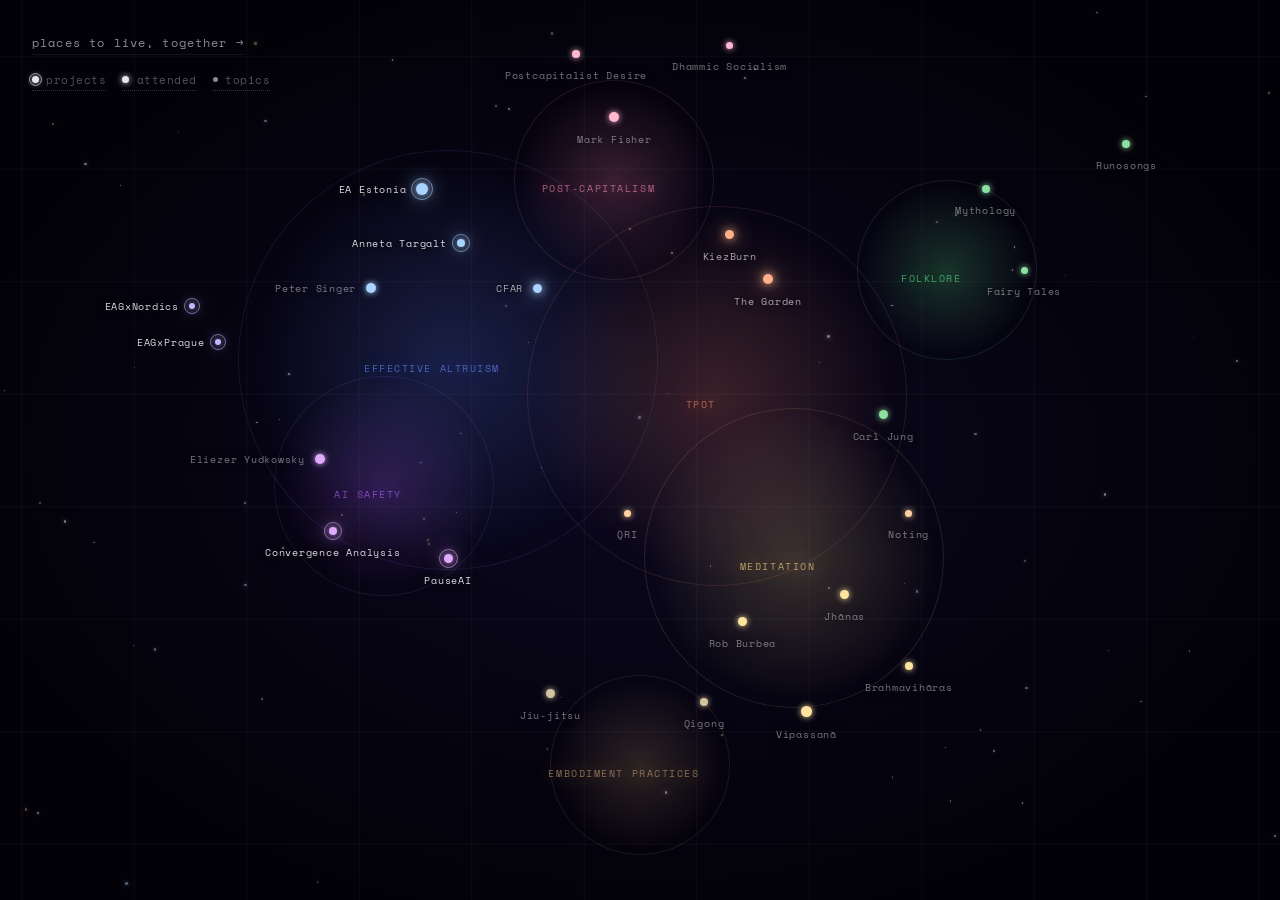
<file: index.html>
<!DOCTYPE html>
<html lang="en">
<head>
    <meta charset="UTF-8">
    <meta name="viewport" content="width=device-width, initial-scale=1.0">
    <meta name="robots" content="noindex, nofollow">
    <title></title>
    <link rel="icon" type="image/svg+xml" href="favicon.svg">
    <link rel="preconnect" href="https://fonts.googleapis.com">
    <link rel="preconnect" href="https://fonts.gstatic.com" crossorigin>
    <link href="https://fonts.googleapis.com/css2?family=Cormorant+Garamond:ital,wght@0,300;0,400;1,300;1,400&family=Space+Mono:wght@400;700&display=swap" rel="stylesheet">
    <link rel="stylesheet" href="styles.css">
</head>
<body>
    <!-- Ambient floating particles -->
    <div id="particles"></div>
    
    <!-- Main space canvas -->
    <div id="universe">
        <!-- Gas clouds layer -->
        <div id="clouds-layer"></div>
        
        <!-- Stars layer -->
        <div id="stars-layer"></div>
        
        <!-- Falling stars layer -->
        <div id="falling-stars-layer"></div>
        
        <!-- Curiosity background layer -->
        <div id="curiosity-background-layer"></div>
    </div>
    
    <!-- Way to the co-living map -->
    <nav class="site-nav">
        <a href="coliving/">places to live, together →</a>
        <div class="star-key" aria-label="Kinds of stars">
            <button type="button" data-kind="project" aria-pressed="false"><span class="key-dot key-project"></span>projects</button>
            <button type="button" data-kind="attended" aria-pressed="false"><span class="key-dot key-attended"></span>attended</button>
            <button type="button" data-kind="topic" aria-pressed="false"><span class="key-dot key-topic"></span>topics</button>
        </div>
    </nav>

    <!-- Curiosity toggle -->
    <button id="curiosity-toggle" aria-label="Toggle curiosity layer">
        <span class="toggle-icon">◐</span>
        <span class="toggle-text">curiosity</span>
    </button>
    
    <!-- Tips/Hints button -->
    <button id="tips-toggle" aria-label="Show tips and hints">
        <span class="tips-text">?</span>
    </button>
    
    <!-- Tutorial overlay -->
    <div id="tutorial-overlay" class="tutorial-overlay" aria-hidden="true">
        <div class="tutorial-backdrop"></div>
        <div class="tutorial-content">
            <div class="tutorial-step"></div>
            <div class="tutorial-navigation">
                <button class="tutorial-prev" style="display: none;">←</button>
                <span class="tutorial-counter"></span>
                <button class="tutorial-next">→</button>
                <button class="tutorial-close">×</button>
            </div>
        </div>
    </div>
    
    <!-- Star popup modal -->
    <div id="star-modal" class="modal" aria-hidden="true">
        <div class="modal-backdrop"></div>
        <div class="modal-content">
            <button class="modal-close" aria-label="Close">×</button>
            <div class="modal-header">
                <h2 class="modal-title"></h2>
                <span class="modal-type"></span>
            </div>
            <div class="modal-body">
                <div class="modal-image-container"></div>
                <div class="modal-description"></div>
                <div class="modal-links"></div>
            </div>
        </div>
    </div>
    
    <!-- Falling star message popup -->
    <div id="falling-star-modal" class="modal falling-modal" aria-hidden="true">
        <div class="modal-backdrop"></div>
        <div class="modal-content">
            <div class="falling-timer"></div>
            <div class="falling-text"></div>
            <button class="falling-translate-btn" style="display: none;">en</button>
        </div>
    </div>

    <!-- Black Hole Portal -->
    <div id="black-hole-portal" class="black-hole-portal" aria-hidden="true">
        <div class="portal-interior">
            <div class="tesseract-grid">
                <div class="grid-ring ring-1"></div>
                <div class="grid-ring ring-2"></div>
                <div class="grid-ring ring-3"></div>
                <div class="grid-ring ring-4"></div>
                <div class="grid-ring ring-5"></div>
            </div>
            <div class="manifesto-scroll" id="manifesto-scroll">
                <div class="manifesto-spacer"></div>
                <div class="manifesto-content">
                    <p class="manifesto-subtitle">Personal Mission Statement</p>

                    <h2 class="manifesto-section">I</h2>
                    <h3 class="manifesto-heading">the world could be more sane</h3>
                    <p>Let's assume we want to make the world better. We want to:</p>
                    <ul>
                        <li>increase individual well-being, and</li>
                        <li>reduce the emergence and existence of systemic global issues.</li>
                    </ul>
                    <p>You could approach it by tackling individual issues, like climate change. But what if we go one layer deeper. What if we attack the issue at the fundamental experience sense.</p>
                    <p>What there was a set of exercises that anyone can do, that reliably produces higher degrees of peacefulness, baseline levels of well-being, and selfless compassion.</p>
                    <p>I am talking about the path to &ldquo;enlightenment&rdquo;.</p>

                    <h2 class="manifesto-section">II</h2>
                    <h3 class="manifesto-heading">isn't that just a modern-day crusade?</h3>
                    <p>Meditation doesn't ask you to believe in anything. All you need to do is try it and see what happens. If it doesn't survive empirical scrutiny, drop it.</p>
                    <p>I look at meditation from a medical professional's perspective. They do not prescribe you medicine based on old texts from Aristotle. They give you something because it has survived rigorous analysis of cause and effect. And if that doesn't work for you, they give you something else.</p>
                    <p>That's how meditation should work.</p>

                    <h2 class="manifesto-section">III</h2>
                    <h3 class="manifesto-heading">what are we aiming towards?</h3>
                    <p>Not having achieved that myself, I still keep seeing similar experiences described at the end of different spiritual paths:</p>
                    <ul>
                        <li>Oneness, egolessness, &ldquo;being one with everything&rdquo;, an all-encompassing consciousness, emptiness, leading to a natural care for others, because there is no longer a distinction between You or Other.</li>
                        <li>Unconditional love, mettā, selfless compassion. One that gives and doesn't expect anything in return.</li>
                    </ul>

                    <h2 class="manifesto-section">IV</h2>
                    <h3 class="manifesto-heading">what if we were able to speedrun this at scale?</h3>
                    <p>Through a combination of phenomenological inquiry, neuroscience, modern tools and technology, could we improve upon the instructions of the ancient texts, and find a reliable, faster, scalable, self-propagating path towards insight?</p>
                    <p>Here, I already see good news: experience shows we don't have to take people the whole way. It is sufficient to take people just over the &ldquo;summit of the hill&rdquo;, so they start moving downhill themselves (with support and guidance available all the way through). And that in itself is a very achievable goal.</p>
                    <p>Taking this in mind, what if we had something...</p>
                    <ul class="manifesto-vision">
                        <li>...as scalable as the Goenka Vipassana retreats</li>
                        <li>...with the warmth and compassion of Theravadan retreats</li>
                        <li>...with no-bullshit non-dogmatic secular straight-to-the-point instructions</li>
                        <li>...enhanced by research like that done at the Qualia Research Institute</li>
                        <li>...with the same encouragement of experimentation as at the Jhourney retreat</li>
                    </ul>

                    <h2 class="manifesto-section">V</h2>
                    <h3 class="manifesto-heading">points of contention</h3>
                    <ul class="manifesto-contentions">
                        <li><strong>Meditation is not always pleasant.</strong> Daniel Ingram, among others, points out that the path towards enlightenment is not always pleasant, and may, at times, be markedly unpleasant. Here I merely wonder if there are ways of tackling the path that produce less side effects. Perhaps the Theravadan route of cultivating strong Jhanic practice before venturing into insight territory provides this resilience against weird and destabilizing insight experiences.</li>
                        <li><strong>What kind of enlightenment do we want?</strong> There seems to be two seemingly contradictory descriptions of enlightenment. One being <em>&ldquo;seen will be merely what is seen; the heard will be merely what is heard...&rdquo;</em>, and the other emphasizing <em>&ldquo;the removal of lust, the removal of hatred, the removal of delusion&rdquo;</em>. Are these two separate paths?</li>
                        <li><strong>Harmonious brains might not be enough.</strong> I am actually not at all convinced that even if everyone in the world reached &ldquo;the point of no return&rdquo; in meditation, we wouldn't have any problems. Especially knowing some problems persist even if nobody wants them to persist (think: Moloch).</li>
                        <li><strong>How feasible is this?</strong> I have actually no idea about the feasibility (or in fact safety; or, god forbid, long-term unpredictable effects) of getting most people in the world across the hill of meditative insight. And, like, do you know how many people are there in the world? At least thousands!</li>
                    </ul>
                </div>
                <div class="manifesto-spacer manifesto-spacer-end"></div>
            </div>
            <button class="portal-exit" id="portal-exit">return to the universe</button>
        </div>
    </div>

    <!-- Event horizon flash overlay -->
    <div id="event-horizon-flash"></div>

    <!-- Admin mode coordinate display -->
    <div id="admin-coords"></div>

    <!-- Portal audio -->
    <audio id="portal-audio" preload="none" src="Minecraft Soundtrack - The End (End).mp3"></audio>

    <script src="data.js"></script>
    <script src="main.js"></script>
</body>
</html>
</file>
<file: styles.css>
/* ═══════════════════════════════════════════════════════════════
   RCRD — A Personal Universe
   Space Theme with Gas Clouds, Stars & Falling Stars
   ═══════════════════════════════════════════════════════════════ */

:root {
    /* Deep space colors */
    --void: #030108;
    --void-lighter: #0a0614;
    --void-curiosity: #12101a;
    
    /* Nebula palette */
    --nebula-purple: rgba(138, 43, 226, 0.15);
    --nebula-pink: rgba(255, 20, 147, 0.12);
    --nebula-blue: rgba(65, 105, 225, 0.14);
    --nebula-teal: rgba(0, 206, 209, 0.12);
    --nebula-gold: rgba(255, 215, 0, 0.1);
    
    /* Star colors */
    --star-white: #fff9f0;
    --star-blue: #a8d4ff;
    --star-gold: #ffd89b;
    --star-pink: #ffb6c1;
    
    /* Accent glows */
    --glow-purple: rgba(167, 139, 250, 0.6);
    --glow-pink: rgba(244, 114, 182, 0.5);
    --glow-blue: rgba(96, 165, 250, 0.5);
    --glow-teal: rgba(45, 212, 191, 0.5);
    
    /* Shared with the co-living map */
    --text: #e8e4f0;
    --text-dim: rgba(232, 228, 240, 0.6);
    --text-faint: rgba(232, 228, 240, 0.35);
    --line: rgba(255, 255, 255, 0.08);
    --ocean: #0b0820;

    /* Typography */
    --font-display: 'Cormorant Garamond', Georgia, serif;
    --font-mono: 'Space Mono', monospace;
    
    /* Transitions */
    --transition-slow: 1.2s cubic-bezier(0.4, 0, 0.2, 1);
    --transition-medium: 0.6s cubic-bezier(0.4, 0, 0.2, 1);
    --transition-fast: 0.3s cubic-bezier(0.4, 0, 0.2, 1);
}

/* ═══════════════════════════════════════════════════════════════
   Reset & Base
   ═══════════════════════════════════════════════════════════════ */

*, *::before, *::after {
    margin: 0;
    padding: 0;
    box-sizing: border-box;
}

html, body {
    width: 100%;
    height: 100%;
    margin: 0;
    padding: 0;
}

body {
    background: var(--void);
    font-family: var(--font-display);
    color: var(--star-white);
    cursor: default;
    transition: background var(--transition-slow);
    overflow: hidden;
    min-width: 900px;
    min-height: 700px;
}

/* Mobile: fit viewport, no scrolling */
@media (max-width: 767px) {
    body {
        overflow: hidden;
        min-width: 0;
        min-height: 0;
    }

    #universe {
        min-width: 0;
        min-height: 0;
        max-width: none;
        max-height: none;
    }
}

/* Background: a dark chart with a faint graticule, like the co-living map */
body::before {
    content: '';
    position: fixed;
    inset: 0;
    background:
        linear-gradient(rgba(255, 255, 255, 0.035) 1px, transparent 1px) center / 100% 12.5vh,
        linear-gradient(90deg, rgba(255, 255, 255, 0.035) 1px, transparent 1px) center / 12.5vh 100%,
        radial-gradient(ellipse at 50% 50%, var(--ocean) 0%, var(--void) 75%);
    pointer-events: none;
    z-index: 0;
}

body.curiosity-mode {
    background: var(--void-curiosity);
}

/* Dimmed background overlay in curiosity mode */
body.curiosity-mode::before {
    opacity: 0.3;
}

body.curiosity-mode::after {
    content: '';
    position: fixed;
    top: 0;
    left: 0;
    width: 100%;
    height: 100%;
    background: radial-gradient(ellipse at center, rgba(3, 1, 8, 0.6) 0%, rgba(3, 1, 8, 0.9) 70%, rgba(3, 1, 8, 0.95) 100%);
    pointer-events: none;
    z-index: 1;
}

/* ═══════════════════════════════════════════════════════════════
   Ambient Particles — Floating lights in the void
   ═══════════════════════════════════════════════════════════════ */

#particles {
    position: fixed;
    top: 0;
    left: 0;
    width: 100%;
    height: 100%;
    pointer-events: none;
    z-index: 1;
    overflow: hidden;
}

.particle {
    position: absolute;
    border-radius: 50%;
    pointer-events: none;
    animation: subtle-twinkle ease-in-out infinite;
}

@keyframes subtle-twinkle {
    0%, 100% {
        opacity: var(--base-opacity, 0.5);
    }
    50% {
        opacity: calc(var(--base-opacity, 0.5) * 0.6);
    }
}

/* ═══════════════════════════════════════════════════════════════
   Universe Container
   ═══════════════════════════════════════════════════════════════ */

#universe {
    position: absolute;
    top: 0;
    left: 0;
    width: 100%;
    height: 100%;
    min-width: 900px;
    min-height: 700px;
    max-width: 1400px;
    max-height: 900px;
    z-index: 2;
    overflow: visible;
}

@media (max-width: 767px) {
    #universe {
        min-width: 0;
        min-height: 0;
        max-width: none;
        max-height: none;
    }
}

#clouds-layer,
#stars-layer,
#falling-stars-layer,
#curiosity-background-layer {
    position: absolute;
    top: 0;
    left: 0;
    width: 100%;
    height: 100%;
}

#clouds-layer {
    z-index: 1;
    pointer-events: none;
}

#stars-layer {
    z-index: 2;
    pointer-events: none;
}

#falling-stars-layer {
    z-index: 3;
    pointer-events: none;
}

#curiosity-background-layer {
    z-index: 0;
    pointer-events: none;
    opacity: 0;
    transition: opacity var(--transition-slow);
}

body.curiosity-mode #curiosity-background-layer {
    opacity: 1;
}

/* ═══════════════════════════════════════════════════════════════
   Gas Clouds — Translucent nebula clusters
   ═══════════════════════════════════════════════════════════════ */

.gas-cloud {
    position: absolute;
    border-radius: 50%;
    background: radial-gradient(circle at center,
        color-mix(in srgb, var(--cloud-color) 22%, transparent) 0%,
        color-mix(in srgb, var(--cloud-color) 8%, transparent) 45%,
        transparent 70%);
    border: 1px solid color-mix(in srgb, var(--cloud-color) 14%, transparent);
    opacity: 0.9;
    transition: opacity var(--transition-slow);
}

.cloud-label {
    position: absolute;
    font-family: var(--font-mono);
    font-size: 0.65rem;
    letter-spacing: 0.15em;
    text-transform: uppercase;
    white-space: nowrap;
    pointer-events: none;
    opacity: 0.8;
    transition: opacity var(--transition-fast), text-shadow var(--transition-fast);
    text-shadow: 
        0 0 20px currentColor,
        0 0 40px rgba(0, 0, 0, 0.9),
        0 0 60px rgba(0, 0, 0, 0.7);
    padding: 8px 16px;
    margin: -8px -16px;
}

.cloud-label.clickable {
    pointer-events: auto;
    cursor: pointer;
}

.cloud-label.clickable:hover {
    opacity: 1;
    text-shadow: 
        0 0 25px currentColor,
        0 0 50px currentColor,
        0 0 80px rgba(0, 0, 0, 0.9);
}

.gas-cloud:hover + .cloud-label,
.cloud-label:hover {
    opacity: 1;
}

/* Curiosity mode cloud styling */
body.curiosity-mode .gas-cloud {
    opacity: 0.2;
}

body.curiosity-mode .cloud-label {
    opacity: 0.2;
}

/* Brighter labels for TPOT, Meditation, Folklore in curiosity mode */
body.curiosity-mode .cloud-label.curiosity-highlight {
    opacity: 1;
}

/* ═══════════════════════════════════════════════════════════════
   Stars — Clickable celestial bodies
   ═══════════════════════════════════════════════════════════════ */

.star {
    position: absolute;
    cursor: default;
    pointer-events: none;
    z-index: 10;
}

.star-core {
    width: 100%;
    height: 100%;
    border-radius: 50%;
    background: var(--star-color, var(--star-white));
    box-shadow: 
        0 0 3px color-mix(in srgb, var(--star-color, var(--star-white)) 30%, transparent),
        0 0 6px color-mix(in srgb, var(--star-color, var(--star-white)) 20%, transparent);
    animation: star-twinkle var(--twinkle-duration, 3s) ease-in-out infinite;
    animation-delay: var(--twinkle-delay, 0s);
    pointer-events: auto;
    opacity: 0.25;
    transform: scale(0.6);
}

.star-core.clickable {
    position: relative;
    cursor: pointer;
    opacity: 1;
    transform: scale(1);
    box-shadow:
        0 0 10px var(--star-color, var(--star-white)),
        0 0 22px var(--star-color, var(--star-white));
    transition: transform var(--transition-fast), box-shadow var(--transition-fast);
    animation: star-twinkle var(--twinkle-duration, 3s) ease-in-out infinite;
}

/* Thin ring that pulses outward, like the co-living map markers */
.star-core.clickable::before {
    content: '';
    position: absolute;
    inset: -5px;
    border-radius: 50%;
    border: 1px solid var(--star-color, var(--star-white));
    opacity: 0;
}

.star-core.clickable:hover::before,
.star-core.clickable.hint-star::before {
    animation: marker-pulse 3s ease-out infinite;
}

@keyframes marker-pulse {
    0%   { transform: scale(0.6); opacity: 0.8; }
    100% { transform: scale(2.4); opacity: 0; }
}

.star-core.clickable:hover {
    transform: scale(1.3);
    animation-play-state: paused;
}

@keyframes star-twinkle {
    0%, 100% {
        filter: brightness(1);
    }
    50% {
        filter: brightness(0.7);
    }
}

.star-label {
    position: absolute;
    left: 50%;
    top: calc(100% + 10px);
    transform: translateX(-50%);
    font-family: var(--font-mono);
    font-size: 0.6rem;
    letter-spacing: 0.08em;
    white-space: nowrap;
    opacity: 0.35;
    transition: opacity var(--transition-fast);
    color: var(--text);
    text-shadow: 0 0 6px var(--void), 0 0 12px var(--void);
    pointer-events: none;
}

/* Custom label positions */
.star-label.label-bottom {
    left: 50%;
    top: calc(100% + 10px);
    transform: translateX(-50%);
}

.star-label.label-top {
    top: auto;
    bottom: calc(100% + 10px);
}

.star-label.label-left {
    left: auto;
    right: calc(100% + 10px);
    top: 50%;
    transform: translateY(-50%);
}

.star-label.label-right {
    left: calc(100% + 10px);
    top: 50%;
    transform: translateY(-50%);
}

.star-label.label-top-left {
    top: auto;
    bottom: calc(100% + 6px);
    left: auto;
    right: 0;
    transform: none;
}

.star-label.label-top-right {
    top: auto;
    bottom: calc(100% + 6px);
    left: 0;
    transform: none;
}

.star-core.clickable + .star-label {
    opacity: 0.7;
}

.star-core.clickable:hover + .star-label {
    opacity: 1;
}

/* Regular stars hidden in curiosity mode */
.star.regular-star {
    transition: opacity var(--transition-slow);
}

body.curiosity-mode .star.regular-star {
    opacity: 0.1;
}

body.curiosity-mode .star.regular-star .star-core {
    pointer-events: none !important;
}

/* Curiosity stars */
.star.curiosity-star {
    opacity: 0;
    transition: opacity var(--transition-slow);
}

.star.curiosity-star .star-core {
    pointer-events: none;
}

body.curiosity-mode .star.curiosity-star {
    opacity: 1;
}

body.curiosity-mode .star.curiosity-star .star-core {
    background: var(--void);
    border: 2px solid #e8d5f5;
    box-shadow: 0 0 8px rgba(232, 213, 245, 0.6);
    opacity: 1;
    transform: scale(1);
    pointer-events: auto;
    animation: none;
    filter: brightness(1);
}

body.curiosity-mode .star.curiosity-star .star-core.clickable {
    cursor: pointer;
}

body.curiosity-mode .star.curiosity-star .star-core.clickable:hover {
    transform: scale(1.3);
    box-shadow: 0 0 14px rgba(232, 213, 245, 0.8);
}

.star.curiosity-star .star-label {
    opacity: 0;
}

body.curiosity-mode .star.curiosity-star .star-label {
    opacity: 0.8;
    color: rgba(220, 210, 240, 0.9);
    text-shadow:
        0 0 8px rgba(167, 139, 250, 0.4),
        0 0 16px rgba(0, 0, 0, 0.8);
}

/* Curiosity stars with no description - more muted */
body.curiosity-mode .star.curiosity-star.no-info .star-core {
    opacity: 0.5;
    transform: scale(0.85);
    box-shadow: none;
}

body.curiosity-mode .star.curiosity-star.no-info .star-label {
    opacity: 0.5;
}

/* Curiosity background elements */
.curiosity-bg-star {
    position: absolute;
    border-radius: 50%;
    background: rgba(200, 180, 230, 0.6);
    box-shadow: 0 0 3px rgba(167, 139, 250, 0.4);
    opacity: 0.25;
    pointer-events: none;
}

.curiosity-bg-galaxy {
    position: absolute;
    border-radius: 50%;
    background: radial-gradient(
        ellipse at center,
        rgba(167, 139, 250, 0.1) 0%,
        rgba(167, 139, 250, 0.05) 30%,
        transparent 60%
    );
    pointer-events: none;
    filter: blur(25px);
}

/* ═══════════════════════════════════════════════════════════════
   Kinds of stars — projects, attended, topics
   ═══════════════════════════════════════════════════════════════ */

/* Projects: a permanent ring and brighter label */
.star.kind-project .star-core.clickable {
    outline: 1px solid color-mix(in srgb, var(--star-color) 55%, transparent);
    outline-offset: 4px;
}
.star.kind-project .star-core.clickable + .star-label {
    opacity: 0.95;
    color: var(--text);
}

/* Topics: quieter glow and label */
.star.kind-topic .star-core.clickable {
    box-shadow: 0 0 6px var(--star-color, var(--star-white));
}
.star.kind-topic .star-core.clickable + .star-label {
    opacity: 0.5;
}
.star.kind-topic .star-core.clickable:hover + .star-label {
    opacity: 1;
}

/* Focusing on one kind dims the rest */
body[data-focus="project"] .star.regular-star:not(.kind-project),
body[data-focus="attended"] .star.regular-star:not(.kind-attended),
body[data-focus="topic"] .star.regular-star:not(.kind-topic) {
    opacity: 0.12;
}
body[data-focus="project"] .gas-cloud,
body[data-focus="attended"] .gas-cloud,
body[data-focus="topic"] .gas-cloud {
    opacity: 0.45;
}

/* The key, under the nav link */
.star-key {
    display: flex;
    gap: 1rem;
    margin-top: 1.1rem;
}

.star-key button {
    display: inline-flex;
    align-items: center;
    gap: 0.45rem;
    padding: 0.15rem 0;
    font-family: var(--font-mono);
    font-size: 0.66rem;
    letter-spacing: 0.05em;
    color: var(--text-faint);
    background: none;
    border: none;
    border-bottom: 1px dotted rgba(255, 255, 255, 0.2);
    cursor: pointer;
    transition: color var(--transition-fast), border-color var(--transition-fast);
}
.star-key button:hover { color: var(--text); border-bottom-color: var(--text); }
.star-key button[aria-pressed="true"] { color: var(--text); border-bottom: 1px solid var(--text); }

.key-dot {
    width: 7px;
    height: 7px;
    border-radius: 50%;
    background: var(--text);
    box-shadow: 0 0 6px var(--text);
}
.key-project { outline: 1px solid var(--text-dim); outline-offset: 2px; }
.key-topic { width: 5px; height: 5px; opacity: 0.6; box-shadow: none; }

/* ═══════════════════════════════════════════════════════════════
   Earth — Where I'll Be (a planet, not a star)
   ═══════════════════════════════════════════════════════════════ */

.star.star-planet .star-core {
    position: relative;
    background: radial-gradient(
        circle at 32% 28%,
        rgba(180, 230, 255, 0.9) 0%,
        rgba(70, 150, 220, 0.95) 18%,
        rgba(40, 110, 190, 1) 38%,
        rgba(20, 70, 140, 1) 62%,
        rgba(10, 40, 90, 1) 100%
    );
    box-shadow:
        0 0 10px rgba(90, 170, 255, 0.5),
        0 0 22px rgba(90, 170, 255, 0.25),
        inset -4px -4px 10px rgba(0, 0, 0, 0.5),
        inset 3px 3px 8px rgba(255, 255, 255, 0.15);
    animation: none;
}

/* Continents drifting slowly across the surface */
.star.star-planet .star-core::before {
    content: '';
    position: absolute;
    inset: 0;
    border-radius: 50%;
    background:
        radial-gradient(circle at 65% 30%, rgba(110, 220, 130, 0.9) 0%, transparent 24%),
        radial-gradient(circle at 28% 62%, rgba(110, 220, 130, 0.85) 0%, transparent 28%),
        radial-gradient(circle at 55% 80%, rgba(110, 220, 130, 0.75) 0%, transparent 20%);
    mix-blend-mode: soft-light;
    animation: planet-rotate 40s linear infinite;
}

/* Thin atmosphere */
.star.star-planet .star-core::after {
    content: '';
    position: absolute;
    inset: -3px;
    border-radius: 50%;
    border: 1px solid rgba(150, 210, 255, 0.25);
    box-shadow: 0 0 8px rgba(120, 190, 255, 0.2);
}

@keyframes planet-rotate {
    from { transform: rotate(0deg); }
    to { transform: rotate(360deg); }
}

.star.star-planet:hover .star-core {
    transform: scale(1.12);
}

/* ═══════════════════════════════════════════════════════════════
   Falling Stars — Ephemeral messages
   ═══════════════════════════════════════════════════════════════ */

.falling-star {
    position: fixed;
    pointer-events: auto;
    cursor: pointer;
    z-index: 1000;
}

/* Giant invisible hitbox covering star + tail + generous padding */
.falling-star-hitbox {
    position: absolute;
    top: -30px;
    right: -20px;
    width: 180px;
    height: 70px;
    /* Uncomment to debug hitbox: */
    /* background: rgba(255, 0, 0, 0.2); */
    cursor: pointer;
}

.falling-star-body {
    width: 8px;
    height: 8px;
    background: var(--star-white);
    border-radius: 50%;
    box-shadow: 
        0 0 10px var(--star-white),
        0 0 20px var(--star-gold),
        0 0 30px var(--star-gold);
    position: relative;
}

/* The glowing tail - extends behind the star (opposite direction of travel) */
.falling-star-body::before {
    content: '';
    position: absolute;
    right: 8px;
    top: 50%;
    transform: translateY(-50%);
    width: 120px;
    height: 3px;
    background: linear-gradient(90deg, transparent, var(--star-gold), var(--star-white));
    opacity: 0.9;
    border-radius: 2px;
}

/* "Click me" hint - counter-rotated to stay horizontal */
.falling-star-hint {
    position: absolute;
    top: -28px;
    left: 50%;
    font-family: var(--font-mono);
    font-size: 0.6rem;
    font-weight: normal;
    letter-spacing: 0.08em;
    color: rgba(255, 255, 255, 0.5);
    background: rgba(0, 0, 0, 0.4);
    padding: 3px 8px;
    border-radius: 3px;
    white-space: nowrap;
    pointer-events: none;
    opacity: 0.7;
    animation: hint-pulse 2s ease-in-out infinite;
}

@keyframes hint-pulse {
    0%, 100% { opacity: 0.9; }
    50% { opacity: 1; box-shadow: 0 0 15px var(--star-gold); }
}

@keyframes fall-across {
    0% {
        opacity: 0;
    }
    5% {
        opacity: 1;
    }
    90% {
        opacity: 1;
    }
    100% {
        opacity: 0;
    }
}

.falling-star:hover .falling-star-body {
    box-shadow: 
        0 0 10px var(--star-white),
        0 0 20px var(--star-gold),
        0 0 30px var(--star-pink);
}

/* ═══════════════════════════════════════════════════════════════
   Site nav — the way to the co-living map
   ═══════════════════════════════════════════════════════════════ */

.site-nav {
    position: fixed;
    top: 2rem;
    left: 2rem;
    z-index: 1000;
    transition: opacity var(--transition-slow);
}

.site-nav a {
    font-family: var(--font-mono);
    font-size: 0.72rem;
    letter-spacing: 0.1em;
    color: var(--text-dim);
    text-decoration: none;
    padding-bottom: 0.2rem;
    border-bottom: 1px solid var(--line);
    transition: color var(--transition-fast), border-color var(--transition-fast);
}

.site-nav a:hover {
    color: var(--text);
    border-bottom-color: var(--text);
}

@media (max-width: 767px) {
    .site-nav { top: 1rem; left: 16px; }
}

body.curiosity-mode .site-nav { opacity: 0.4; }

/* ═══════════════════════════════════════════════════════════════
   Curiosity Toggle Button
   ═══════════════════════════════════════════════════════════════ */

#curiosity-toggle {
    display: none;
    position: fixed;
    bottom: 2rem;
    right: 2rem;
    z-index: 1000;

    /* display: flex; — hidden for now */
    align-items: center;
    gap: 0.5rem;
    
    background: rgba(255, 255, 255, 0.03);
    border: 1px solid rgba(255, 255, 255, 0.1);
    border-radius: 2rem;
    padding: 0.6rem 1.2rem;
    
    font-family: var(--font-mono);
    font-size: 0.7rem;
    letter-spacing: 0.15em;
    text-transform: uppercase;
    color: rgba(255, 255, 255, 0.5);
    
    cursor: pointer;
    transition: 
        background var(--transition-fast),
        border-color var(--transition-fast),
        color var(--transition-fast),
        transform var(--transition-fast);
    
    backdrop-filter: blur(10px);
}

#curiosity-toggle:hover {
    background: rgba(255, 255, 255, 0.06);
    border-color: rgba(255, 255, 255, 0.2);
    color: rgba(255, 255, 255, 0.8);
    transform: scale(1.02);
}

#curiosity-toggle .toggle-icon {
    font-size: 1rem;
    transition: transform var(--transition-medium);
}

body.curiosity-mode #curiosity-toggle {
    background: rgba(45, 212, 191, 0.1);
    border-color: rgba(45, 212, 191, 0.3);
    color: var(--glow-teal);
}

body.curiosity-mode #curiosity-toggle .toggle-icon {
    transform: rotate(180deg);
}

/* ═══════════════════════════════════════════════════════════════
   Tips/Hints Button
   ═══════════════════════════════════════════════════════════════ */

#tips-toggle {
    display: none;
    position: fixed;
    bottom: 2rem;
    left: 2rem;
    z-index: 1000;
    
    background: rgba(255, 255, 255, 0.03);
    border: 1px solid rgba(255, 255, 255, 0.1);
    border-radius: 2rem;
    padding: 0.6rem 1.2rem;
    
    font-family: var(--font-mono);
    font-size: 1rem;
    font-weight: 700;
    letter-spacing: 0.05em;
    color: rgba(255, 255, 255, 0.5);
    
    cursor: pointer;
    transition: 
        background var(--transition-fast),
        border-color var(--transition-fast),
        color var(--transition-fast),
        transform var(--transition-fast);
    
    backdrop-filter: blur(10px);
}

#tips-toggle:hover {
    background: rgba(255, 255, 255, 0.06);
    border-color: rgba(255, 255, 255, 0.2);
    color: rgba(255, 255, 255, 0.8);
    transform: scale(1.02);
}

/* ═══════════════════════════════════════════════════════════════
   Tutorial Overlay
   ═══════════════════════════════════════════════════════════════ */

.tutorial-overlay {
    position: fixed;
    inset: 0;
    z-index: 3000;
    display: flex;
    align-items: center;
    justify-content: center;
    opacity: 0;
    visibility: hidden;
    transition: 
        opacity var(--transition-medium),
        visibility var(--transition-medium);
}

.tutorial-overlay[aria-hidden="false"] {
    opacity: 1;
    visibility: visible;
}

.tutorial-backdrop {
    position: absolute;
    inset: 0;
    background: rgba(3, 1, 8, 0.9);
    backdrop-filter: blur(4px);
}

.tutorial-content {
    position: relative;
    max-width: 500px;
    width: 90%;
    background: linear-gradient(
        135deg,
        rgba(20, 15, 35, 0.95),
        rgba(10, 8, 20, 0.98)
    );
    border: 1px solid var(--line);
    border-radius: 0.75rem;
    padding: 2rem;
    transform: translateY(20px) scale(0.95);
    transition: transform var(--transition-medium);
}

.tutorial-overlay[aria-hidden="false"] .tutorial-content {
    transform: translateY(0) scale(1);
}

.tutorial-title {
    font-family: var(--font-display);
    font-size: 1.5rem;
    font-weight: 300;
    margin-bottom: 1rem;
    color: var(--star-white);
}

.tutorial-text {
    font-size: 1rem;
    line-height: 1.8;
    color: rgba(255, 255, 255, 0.8);
    margin-bottom: 2rem;
}

.tutorial-navigation {
    display: flex;
    align-items: center;
    justify-content: space-between;
    gap: 1rem;
}

.tutorial-counter {
    font-family: var(--font-mono);
    font-size: 0.7rem;
    letter-spacing: 0.1em;
    color: rgba(255, 255, 255, 0.5);
    flex: 1;
    text-align: center;
}

.tutorial-prev,
.tutorial-next,
.tutorial-close {
    background: transparent;
    border: 1px solid var(--line);
    color: var(--text-dim);
    font-family: var(--font-mono);
    font-size: 0.75rem;
    padding: 0.4rem 0.9rem;
    border-radius: 999px;
    cursor: pointer;
    transition: 
        background var(--transition-fast),
        border-color var(--transition-fast),
        color var(--transition-fast);
}

.tutorial-prev:hover,
.tutorial-next:hover {
    background: rgba(255, 255, 255, 0.05);
    border-color: rgba(255, 255, 255, 0.2);
    color: var(--star-white);
}

.tutorial-close {
    padding: 0.5rem 0.8rem;
    font-size: 1.2rem;
    line-height: 1;
}

.tutorial-close:hover {
    background: rgba(255, 255, 255, 0.05);
    border-color: rgba(255, 255, 255, 0.2);
    color: var(--star-white);
}

/* Highlight for tutorial */
.tutorial-highlight {
    position: relative;
    z-index: 3001;
    box-shadow: 0 0 30px rgba(96, 165, 250, 0.8), 0 0 60px rgba(96, 165, 250, 0.4) !important;
    animation: tutorial-pulse 2s ease-in-out infinite;
}

@keyframes tutorial-pulse {
    0%, 100% {
        box-shadow: 0 0 30px rgba(96, 165, 250, 0.8), 0 0 60px rgba(96, 165, 250, 0.4);
    }
    50% {
        box-shadow: 0 0 40px rgba(96, 165, 250, 1), 0 0 80px rgba(96, 165, 250, 0.6);
    }
}

/* ═══════════════════════════════════════════════════════════════
   Modals — Star info & Falling star messages
   ═══════════════════════════════════════════════════════════════ */

.modal {
    position: fixed;
    inset: 0;
    z-index: 2000;
    display: flex;
    align-items: center;
    justify-content: center;
    opacity: 0;
    visibility: hidden;
    transition: 
        opacity var(--transition-medium),
        visibility var(--transition-medium);
}

.modal[aria-hidden="false"] {
    opacity: 1;
    visibility: visible;
}

.modal-backdrop {
    position: absolute;
    inset: 0;
    background: rgba(3, 1, 8, 0.45);
}

/* Star and cluster details slide in from the left, like the co-living list */
#star-modal { justify-content: flex-start; }

.modal-content {
    position: relative;
    width: min(420px, 100%);
    height: 100%;
    overflow-y: auto;
    padding: 2rem 1.75rem 3rem;
    background: linear-gradient(160deg, rgba(20, 15, 35, 0.98), rgba(5, 3, 12, 1));
    border-right: 1px solid var(--line);
    transform: translateX(-100%);
    transition: transform var(--transition-medium);
    scrollbar-width: thin;
    scrollbar-color: rgba(255, 255, 255, 0.12) transparent;
}

.modal[aria-hidden="false"] .modal-content {
    transform: translateX(0);
}

.modal-close {
    padding: 0;
    font-family: var(--font-mono);
    font-size: 0;
    color: var(--text-faint);
    background: none;
    border: none;
    cursor: pointer;
    transition: color var(--transition-fast);
}
.modal-close::before {
    content: '← close';
    font-size: 0.7rem;
    letter-spacing: 0.1em;
}
.modal-close:hover { color: var(--text); }

.modal-header {
    display: flex;
    flex-direction: column-reverse;
    gap: 0.6rem;
    margin: 2rem 0 1.25rem;
}

.modal-title {
    font-family: var(--font-display);
    font-size: 2.2rem;
    font-weight: 300;
    line-height: 1.15;
    letter-spacing: 0.01em;
}

.modal-type {
    font-family: var(--font-mono);
    font-size: 0.72rem;
    letter-spacing: 0.15em;
    text-transform: uppercase;
    color: var(--accent, var(--text-dim));
}

.modal-body { line-height: 1.6; }

.modal-image-container {
    margin-bottom: 1.25rem;
    border-radius: 0.75rem;
    overflow: hidden;
    border: 1px solid var(--line);
}

.modal-image-container img {
    width: 100%;
    height: auto;
    display: block;
    opacity: 0.9;
}

.modal-description {
    font-size: 1.1rem;
    color: var(--text-dim);
    margin-bottom: 1.5rem;
    white-space: pre-line;
}

.modal-links {
    display: flex;
    flex-wrap: wrap;
    gap: 0.9rem;
}

.modal-links a {
    font-family: var(--font-mono);
    font-size: 0.72rem;
    letter-spacing: 0.04em;
    color: var(--text-dim);
    text-decoration: none;
    border-bottom: 1px solid var(--line);
    transition: color var(--transition-fast), border-color var(--transition-fast);
}

.modal-links a:hover {
    color: var(--text);
    border-bottom-color: var(--accent, var(--text));
}

/* Falling star modal — ephemeral, centred */
.falling-modal .modal-backdrop {
    background: rgba(3, 1, 8, 0.85);
    backdrop-filter: blur(8px);
}

.falling-modal .modal-content {
    width: 90%;
    max-width: 600px;
    height: auto;
    max-height: 80vh;
    background: transparent;
    border: none;
    text-align: center;
    padding: 2rem;
    transform: translateY(20px);
}

.falling-modal[aria-hidden="false"] .modal-content {
    transform: translateY(0);
}

.falling-timer {
    width: 60%;
    height: 1px;
    background: rgba(255, 255, 255, 0.1);
    border-radius: 1px;
    margin: 0 auto 1.5rem;
    overflow: hidden;
}

.falling-timer::after {
    content: '';
    display: block;
    height: 100%;
    background: rgba(255, 255, 255, 0.4);
    animation: timer-drain var(--duration, 8s) linear forwards;
    transform-origin: left;
}

@keyframes timer-drain {
    0% {
        transform: scaleX(1);
    }
    100% {
        transform: scaleX(0);
    }
}

.falling-text {
    font-family: var(--font-display);
    font-size: 1.1rem;
    font-style: normal;
    font-weight: 400;
    line-height: 2;
    color: rgba(255, 255, 255, 0.85);
    white-space: pre-wrap;
    letter-spacing: 0.02em;
}

.falling-text.translated {
    color: rgba(232, 228, 240, 0.95);
}

.falling-translate-btn {
    margin-top: 1.5rem;
    background: transparent;
    border: 1px solid rgba(255, 255, 255, 0.2);
    color: rgba(255, 255, 255, 0.4);
    font-family: var(--font-mono);
    font-size: 0.6rem;
    letter-spacing: 0.1em;
    padding: 0.4rem 0.8rem;
    border-radius: 2rem;
    cursor: pointer;
    transition: all var(--transition-fast);
}

.falling-translate-btn:hover {
    border-color: rgba(255, 255, 255, 0.4);
    color: rgba(255, 255, 255, 0.7);
}

/* ═══════════════════════════════════════════════════════════════
   Scrollbar Styling
   ═══════════════════════════════════════════════════════════════ */

::-webkit-scrollbar {
    width: 6px;
    height: 6px;
}

::-webkit-scrollbar-track {
    background: transparent;
}

::-webkit-scrollbar-thumb {
    background: rgba(255, 255, 255, 0.1);
    border-radius: 3px;
}

::-webkit-scrollbar-thumb:hover {
    background: rgba(255, 255, 255, 0.2);
}

/* ═══════════════════════════════════════════════════════════════
   Responsive Adjustments
   ═══════════════════════════════════════════════════════════════ */

@media (max-width: 767px) {
    #curiosity-toggle {
        bottom: 1rem;
        right: 1rem;
        padding: 0.5rem 1rem;
    }

    .toggle-text {
        display: none;
    }

    .modal-content {
        padding: 1.5rem 16px 2.5rem;
    }

    /* Bigger touch targets on mobile */
    .star-core.clickable::after {
        content: '';
        position: absolute;
        inset: -8px;
    }

    .cloud-label {
        padding: 12px 20px;
        margin: -12px -20px;
    }

    /* Manifesto: tighter spacing on mobile */
    .manifesto-content {
        padding: 0 1.25rem;
        max-width: 100%;
    }

    .portal-exit {
        bottom: 1.5rem;
    }
}

/* ═══════════════════════════════════════════════════════════════
   Black Hole — Hidden portal
   ═══════════════════════════════════════════════════════════════ */

.black-hole {
    position: absolute;
    z-index: 15;
    cursor: pointer;
    pointer-events: auto;
}

/* Gravitational lensing zone */
.black-hole::before {
    content: '';
    position: absolute;
    top: -60%;
    left: -60%;
    width: 220%;
    height: 220%;
    border-radius: 50%;
    background: radial-gradient(
        circle at center,
        rgba(0, 0, 0, 0.4) 18%,
        rgba(0, 0, 0, 0.12) 38%,
        transparent 62%
    );
    pointer-events: none;
    transition: transform 0.8s ease;
}

.black-hole:hover::before {
    transform: scale(1.15);
}

.black-hole-core {
    width: 100%;
    height: 100%;
    border-radius: 50%;
    position: relative;
    background: radial-gradient(
        circle at center,
        #000000 0%,
        #000000 36%,
        rgba(8, 0, 18, 0.95) 46%,
        rgba(30, 8, 55, 0.45) 56%,
        transparent 70%
    );
    box-shadow:
        0 0 20px rgba(0, 0, 0, 0.95),
        0 0 40px rgba(0, 0, 0, 0.6),
        0 0 2px 1px rgba(255, 180, 100, 0.5),
        0 0 8px 2px rgba(255, 140, 60, 0.3),
        0 0 18px 4px rgba(255, 100, 40, 0.12),
        0 0 50px rgba(80, 20, 120, 0.15),
        0 0 80px rgba(60, 10, 100, 0.08),
        inset 0 0 20px rgba(0, 0, 0, 1),
        inset 0 0 35px rgba(0, 0, 0, 0.7);
    animation: bh-breathe 5s ease-in-out infinite;
    transition: transform 0.8s cubic-bezier(0.4, 0, 0.2, 1), box-shadow 0.8s ease;
}

/* Photon ring */
.black-hole-core::before {
    content: '';
    position: absolute;
    inset: -3px;
    border-radius: 50%;
    border: 1px solid rgba(255, 190, 120, 0.2);
    box-shadow:
        0 0 6px rgba(255, 170, 90, 0.2),
        0 0 12px rgba(255, 140, 60, 0.1),
        inset 0 0 6px rgba(255, 170, 90, 0.1);
    animation: photon-shimmer 3s ease-in-out infinite alternate;
}

/* Inner event horizon edge glow */
.black-hole-core::after {
    content: '';
    position: absolute;
    inset: 8%;
    border-radius: 50%;
    background: radial-gradient(
        circle,
        transparent 45%,
        rgba(255, 150, 80, 0.03) 65%,
        rgba(255, 100, 40, 0.05) 80%,
        transparent 100%
    );
    animation: inner-pulse 4s ease-in-out infinite alternate;
}

.black-hole:hover .black-hole-core {
    transform: scale(1.25);
    box-shadow:
        0 0 25px rgba(0, 0, 0, 0.95),
        0 0 50px rgba(0, 0, 0, 0.7),
        0 0 4px 2px rgba(255, 180, 100, 0.7),
        0 0 12px 4px rgba(255, 140, 60, 0.5),
        0 0 25px 6px rgba(255, 100, 40, 0.25),
        0 0 50px rgba(80, 20, 120, 0.3),
        0 0 90px rgba(60, 10, 100, 0.15),
        0 0 130px rgba(255, 100, 40, 0.06),
        inset 0 0 25px rgba(0, 0, 0, 1);
}

/* Accretion disk — M87 inspired */
.black-hole-disk {
    position: absolute;
    top: 50%;
    left: 50%;
    width: 240%;
    height: 240%;
    transform: translate(-50%, -50%) rotateX(78deg);
    border-radius: 50%;
    pointer-events: none;
    opacity: 0.7;
    transition: opacity 0.6s ease;
}

.black-hole:hover .black-hole-disk {
    opacity: 1;
}

/* Outer accretion ring */
.black-hole-disk::before {
    content: '';
    position: absolute;
    inset: 0;
    border-radius: 50%;
    background: conic-gradient(
        from 0deg,
        transparent 0%,
        rgba(255, 140, 50, 0.06) 8%,
        rgba(255, 180, 80, 0.12) 18%,
        rgba(255, 120, 40, 0.04) 32%,
        transparent 42%,
        rgba(255, 160, 60, 0.08) 55%,
        rgba(255, 200, 100, 0.1) 68%,
        rgba(255, 100, 30, 0.03) 82%,
        transparent 100%
    );
    box-shadow:
        0 0 20px rgba(255, 140, 60, 0.06),
        inset 0 0 30px rgba(255, 160, 80, 0.04);
    animation: disk-spin 18s linear infinite;
}

/* Inner accretion ring */
.black-hole-disk::after {
    content: '';
    position: absolute;
    inset: 28%;
    border-radius: 50%;
    background: conic-gradient(
        from 120deg,
        transparent 0%,
        rgba(255, 190, 120, 0.08) 12%,
        rgba(255, 150, 70, 0.05) 28%,
        transparent 45%,
        rgba(255, 210, 140, 0.06) 60%,
        rgba(255, 160, 80, 0.1) 78%,
        transparent 100%
    );
    animation: disk-spin 11s linear infinite reverse;
}

@keyframes bh-breathe {
    0%, 100% { transform: scale(1); }
    50% { transform: scale(1.05); }
}

@keyframes photon-shimmer {
    0% { opacity: 0.35; }
    100% { opacity: 1; }
}

@keyframes inner-pulse {
    0% { opacity: 0.2; }
    100% { opacity: 0.7; }
}

@keyframes disk-spin {
    from { transform: rotate(0deg); }
    to { transform: rotate(360deg); }
}

.black-hole-label {
    position: absolute;
    left: 50%;
    top: calc(100% + 14px);
    transform: translateX(-50%);
    font-family: var(--font-mono);
    font-size: 0.55rem;
    letter-spacing: 0.12em;
    white-space: nowrap;
    opacity: 0;
    transition: opacity var(--transition-fast);
    color: rgba(255, 180, 120, 0.6);
    text-shadow: 0 0 8px rgba(0, 0, 0, 0.8);
    pointer-events: none;
}

.black-hole:hover .black-hole-label {
    opacity: 1;
}

/* Suck-in animation on the universe */
body.black-hole-active #universe {
    will-change: transform, opacity;
    animation: suck-in 4.5s cubic-bezier(0.3, 0, 1, 1) forwards;
}

body.black-hole-active #particles {
    will-change: transform, opacity;
    animation: suck-in 4.5s cubic-bezier(0.3, 0, 1, 1) forwards;
}

body.black-hole-active #curiosity-toggle,
body.black-hole-active #tips-toggle {
    animation: fade-away 0.5s ease forwards;
}

@keyframes suck-in {
    0% {
        transform-origin: var(--bh-x, 50%) var(--bh-y, 50%);
        transform: scale(1) rotate(0deg);
        opacity: 1;
    }
    /* Slow pull begins */
    15% {
        transform: scale(1.3) rotate(5deg);
        opacity: 0.98;
    }
    /* Accelerating spiral */
    32% {
        transform: scale(2.2) rotate(20deg);
        opacity: 0.85;
    }
    /* Rapid spiral — gravitational drain */
    48% {
        transform: scale(4.5) rotate(55deg);
        opacity: 0.6;
    }
    /* Event horizon — brief flash via opacity bump */
    58% {
        transform: scale(7) rotate(90deg);
        opacity: 0.7;
    }
    /* Past event horizon — swallowed */
    73% {
        transform: scale(14) rotate(145deg);
        opacity: 0.12;
    }
    /* Complete absorption */
    100% {
        transform: scale(25) rotate(200deg);
        transform-origin: var(--bh-x, 50%) var(--bh-y, 50%);
        opacity: 0;
    }
}

@keyframes fade-away {
    to { opacity: 0; pointer-events: none; }
}

/* Event horizon flash overlay */
#event-horizon-flash {
    position: fixed;
    inset: 0;
    z-index: 4999;
    pointer-events: none;
    opacity: 0;
    background: radial-gradient(
        circle at var(--bh-x, 50%) var(--bh-y, 50%),
        rgba(255, 220, 160, 0.9) 0%,
        rgba(255, 160, 80, 0.5) 8%,
        rgba(255, 100, 40, 0.15) 22%,
        transparent 45%
    );
}

body.black-hole-active #event-horizon-flash {
    will-change: opacity;
    animation: horizon-flash 4.5s ease forwards;
}

@keyframes horizon-flash {
    0%, 52% { opacity: 0; }
    57% { opacity: 0.5; }
    62% { opacity: 1; }
    68% { opacity: 0.4; }
    76%, 100% { opacity: 0; }
}

/* Admin mode */
#admin-coords {
    display: none;
    position: fixed;
    top: 1rem;
    left: 1rem;
    z-index: 9999;
    font-family: var(--font-mono);
    font-size: 0.75rem;
    color: rgba(255, 255, 100, 0.9);
    background: rgba(0, 0, 0, 0.75);
    padding: 0.4rem 0.8rem;
    border-radius: 4px;
    pointer-events: none;
}

body.admin-mode #admin-coords {
    display: block;
}

body.admin-mode .star {
    cursor: grab !important;
}

body.admin-mode .star:active {
    cursor: grabbing !important;
}

body.admin-mode .star-core.clickable {
    cursor: grab !important;
}

body.admin-mode .gas-cloud {
    cursor: grab !important;
}

body.admin-mode .gas-cloud:active {
    cursor: grabbing !important;
}

body.admin-mode .black-hole {
    cursor: grab !important;
}

body.admin-mode .black-hole:active {
    cursor: grabbing !important;
}

#admin-panel {
    display: none;
    position: fixed;
    top: 1rem;
    right: 1rem;
    z-index: 9999;
    font-family: var(--font-mono);
    font-size: 0.7rem;
    gap: 0.4rem;
    flex-direction: column;
}

body.admin-mode #admin-panel {
    display: flex;
}

#admin-panel button {
    background: rgba(0, 0, 0, 0.8);
    color: rgba(255, 255, 100, 0.9);
    border: 1px solid rgba(255, 255, 100, 0.3);
    padding: 0.4rem 0.8rem;
    border-radius: 4px;
    cursor: pointer;
    font-family: var(--font-mono);
    font-size: 0.7rem;
}

#admin-panel button:hover {
    background: rgba(255, 255, 100, 0.15);
}

/* ═══════════════════════════════════════════════════════════════
   Black Hole Portal — Interior View
   ═══════════════════════════════════════════════════════════════ */

.black-hole-portal {
    position: fixed;
    inset: 0;
    z-index: 5000;
    background: #000;
    opacity: 0;
    visibility: hidden;
    transition: opacity 1.5s ease;
    overflow: hidden;
}

.black-hole-portal[aria-hidden="false"] {
    opacity: 1;
    visibility: visible;
}

/* Nebula color washes */
.black-hole-portal::after {
    content: '';
    position: fixed;
    inset: -20%;
    background:
        radial-gradient(ellipse at 15% 50%, rgba(90, 40, 140, 0.06) 0%, transparent 55%),
        radial-gradient(ellipse at 85% 25%, rgba(255, 120, 50, 0.04) 0%, transparent 50%),
        radial-gradient(ellipse at 50% 85%, rgba(50, 80, 180, 0.03) 0%, transparent 45%),
        radial-gradient(ellipse at 70% 60%, rgba(200, 100, 50, 0.025) 0%, transparent 40%);
    pointer-events: none;
    animation: nebula-drift 50s ease-in-out infinite alternate;
    z-index: 1;
}

@keyframes nebula-drift {
    0% { transform: translate(0, 0) scale(1); }
    50% { transform: translate(-30px, 15px) scale(1.05); }
    100% { transform: translate(15px, -20px) scale(0.98); }
}

.portal-interior {
    position: relative;
    width: 100%;
    height: 100%;
    display: flex;
    align-items: center;
    justify-content: center;
}

/* Subtle center glow */
.portal-interior::before {
    content: '';
    position: fixed;
    top: 50%;
    left: 50%;
    width: 600px;
    height: 600px;
    transform: translate(-50%, -50%);
    background: radial-gradient(
        circle,
        rgba(60, 30, 80, 0.15) 0%,
        rgba(40, 20, 60, 0.05) 40%,
        transparent 70%
    );
    pointer-events: none;
    z-index: 1;
}

/* Portal starfield */
.portal-star {
    position: fixed;
    border-radius: 50%;
    pointer-events: none;
}

.portal-star.twinkle {
    animation: portal-twinkle var(--twinkle-dur, 4s) ease-in-out infinite alternate;
}

@keyframes portal-twinkle {
    0% { opacity: var(--op-min, 0.05); }
    100% { opacity: var(--op-max, 0.6); }
}

/* Tesseract / Hyperbolic Grid — Interstellar inspired */
.tesseract-grid {
    position: fixed;
    inset: 0;
    pointer-events: none;
    perspective: 800px;
    overflow: hidden;
}

.grid-ring {
    position: absolute;
    top: 50%;
    left: 50%;
    border: 1px solid rgba(255, 180, 120, 0.05);
    border-radius: 4px;
    transform: translate(-50%, -50%) rotateX(60deg) rotateZ(var(--ring-rotation, 0deg));
    animation: ring-drift 30s linear infinite;
    box-shadow:
        0 0 20px rgba(255, 150, 80, 0.02),
        inset 0 0 20px rgba(255, 150, 80, 0.01);
}

.ring-1 {
    width: 200px;
    height: 200px;
    --ring-rotation: 0deg;
    border-color: rgba(255, 200, 140, 0.1);
    box-shadow: 0 0 15px rgba(255, 180, 100, 0.04), inset 0 0 15px rgba(255, 180, 100, 0.02);
    animation-duration: 40s;
}

.ring-2 {
    width: 400px;
    height: 400px;
    --ring-rotation: 15deg;
    border-color: rgba(180, 140, 240, 0.07);
    box-shadow: 0 0 20px rgba(160, 120, 220, 0.03), inset 0 0 20px rgba(160, 120, 220, 0.015);
    animation-duration: 55s;
    animation-direction: reverse;
}

.ring-3 {
    width: 650px;
    height: 650px;
    --ring-rotation: 30deg;
    border-color: rgba(255, 170, 100, 0.055);
    box-shadow: 0 0 25px rgba(255, 150, 80, 0.025), inset 0 0 25px rgba(255, 150, 80, 0.012);
    animation-duration: 70s;
}

.ring-4 {
    width: 950px;
    height: 950px;
    --ring-rotation: 45deg;
    border-color: rgba(180, 140, 240, 0.04);
    box-shadow: 0 0 30px rgba(160, 120, 220, 0.02), inset 0 0 30px rgba(160, 120, 220, 0.01);
    animation-duration: 90s;
    animation-direction: reverse;
}

.ring-5 {
    width: 1300px;
    height: 1300px;
    --ring-rotation: 60deg;
    border-color: rgba(255, 170, 100, 0.03);
    box-shadow: 0 0 35px rgba(255, 150, 80, 0.015), inset 0 0 35px rgba(255, 150, 80, 0.008);
    animation-duration: 110s;
}

@keyframes ring-drift {
    0% {
        transform: translate(-50%, -50%) rotateX(60deg) rotateZ(var(--ring-rotation, 0deg));
    }
    100% {
        transform: translate(-50%, -50%) rotateX(60deg) rotateZ(calc(var(--ring-rotation, 0deg) + 360deg));
    }
}

/* Manifesto Scroll — Minecraft End Credits Style */
.manifesto-scroll {
    position: relative;
    width: 100%;
    height: 100%;
    overflow-y: auto;
    overflow-x: hidden;
    scrollbar-width: none;
    -ms-overflow-style: none;
    mask-image: linear-gradient(
        to bottom,
        transparent 0%,
        black 6%,
        black 94%,
        transparent 100%
    );
    -webkit-mask-image: linear-gradient(
        to bottom,
        transparent 0%,
        black 6%,
        black 94%,
        transparent 100%
    );
}

.manifesto-scroll::-webkit-scrollbar {
    display: none;
}

.manifesto-spacer {
    height: 100vh;
}

.manifesto-spacer-end {
    height: 60vh;
}

.manifesto-content {
    max-width: 560px;
    margin: 0 auto;
    padding: 0 2rem;
    position: relative;
    z-index: 2;
}

.manifesto-subtitle {
    font-family: var(--font-mono);
    font-size: 0.7rem;
    letter-spacing: 0.15em;
    color: rgba(200, 185, 255, 0.8);
    text-align: center;
    margin-bottom: 1.5rem;
    line-height: 1.8;
}

.manifesto-tldr {
    font-family: var(--font-display);
    font-size: 1.1rem;
    font-style: italic;
    font-weight: 300;
    color: rgba(255, 255, 255, 0.4);
    text-align: center;
    margin-bottom: 4rem;
    letter-spacing: 0.05em;
}

.manifesto-section {
    font-family: var(--font-display);
    font-size: 3rem;
    font-weight: 300;
    color: rgba(255, 255, 255, 0.15);
    text-align: center;
    margin: 5rem 0 1rem;
    letter-spacing: 0.1em;
}

.manifesto-heading {
    font-family: var(--font-display);
    font-size: 1.4rem;
    font-weight: 300;
    font-style: italic;
    color: rgba(255, 255, 255, 0.85);
    text-align: center;
    margin-bottom: 2.5rem;
}

.manifesto-content p {
    font-family: var(--font-display);
    font-size: 1.05rem;
    line-height: 2;
    color: rgba(255, 255, 255, 0.7);
    margin-bottom: 1.5rem;
}

.manifesto-content ul {
    list-style: none;
    padding-left: 1.5rem;
    margin-bottom: 1.5rem;
}

.manifesto-content li {
    font-family: var(--font-display);
    font-size: 1rem;
    line-height: 2;
    color: rgba(255, 255, 255, 0.65);
    margin-bottom: 0.75rem;
    position: relative;
    padding-left: 1rem;
}

.manifesto-content li::before {
    content: '';
    position: absolute;
    left: 0;
    top: 0.85em;
    width: 4px;
    height: 4px;
    border-radius: 50%;
    background: rgba(200, 185, 255, 0.6);
}

.manifesto-content blockquote {
    margin: 1.5rem 0;
    padding-left: 1.5rem;
    border-left: 2px solid rgba(200, 185, 255, 0.3);
    font-style: italic;
    color: rgba(255, 255, 255, 0.55);
}

.manifesto-vision li {
    color: rgba(200, 185, 255, 0.7);
}

.manifesto-vision li::before {
    background: rgba(200, 185, 255, 0.8);
}

.manifesto-contentions li {
    margin-bottom: 1.5rem;
}

.manifesto-contentions li strong {
    color: rgba(255, 255, 255, 0.8);
}

.manifesto-contentions li em {
    color: rgba(200, 185, 255, 0.7);
}

/* Footnote superscripts */
.manifesto-content sup {
    font-family: var(--font-mono);
    font-size: 0.6rem;
    color: rgba(200, 185, 255, 0.5);
    margin-left: 1px;
    vertical-align: super;
}

/* Contact link */
.manifesto-contact {
    font-family: var(--font-mono);
    font-size: 0.75rem;
    letter-spacing: 0.1em;
    text-align: center;
    margin-top: 5rem;
    color: rgba(255, 255, 255, 0.35);
}

.manifesto-contact a {
    color: rgba(200, 185, 255, 0.75);
    text-decoration: none;
    border-bottom: 1px solid rgba(200, 185, 255, 0.3);
    padding-bottom: 1px;
    transition: color 0.3s ease, border-color 0.3s ease;
}

.manifesto-contact a:hover {
    color: rgba(220, 210, 255, 1);
    border-color: rgba(200, 185, 255, 0.6);
}

/* Portal Exit Button */
.portal-exit {
    position: fixed;
    bottom: 2rem;
    left: 50%;
    transform: translateX(-50%);
    z-index: 5001;
    background: transparent;
    border: 1px solid rgba(255, 255, 255, 0.1);
    color: rgba(255, 255, 255, 0.3);
    font-family: var(--font-mono);
    font-size: 0.65rem;
    letter-spacing: 0.15em;
    padding: 0.6rem 1.5rem;
    border-radius: 2rem;
    cursor: pointer;
    transition: all var(--transition-fast);
    opacity: 0;
    animation: portal-exit-fade-in 2s ease 3s forwards;
}

.portal-exit:hover {
    background: rgba(255, 255, 255, 0.05);
    border-color: rgba(255, 255, 255, 0.25);
    color: rgba(255, 255, 255, 0.6);
}

@keyframes portal-exit-fade-in {
    to { opacity: 1; }
}
</file>
